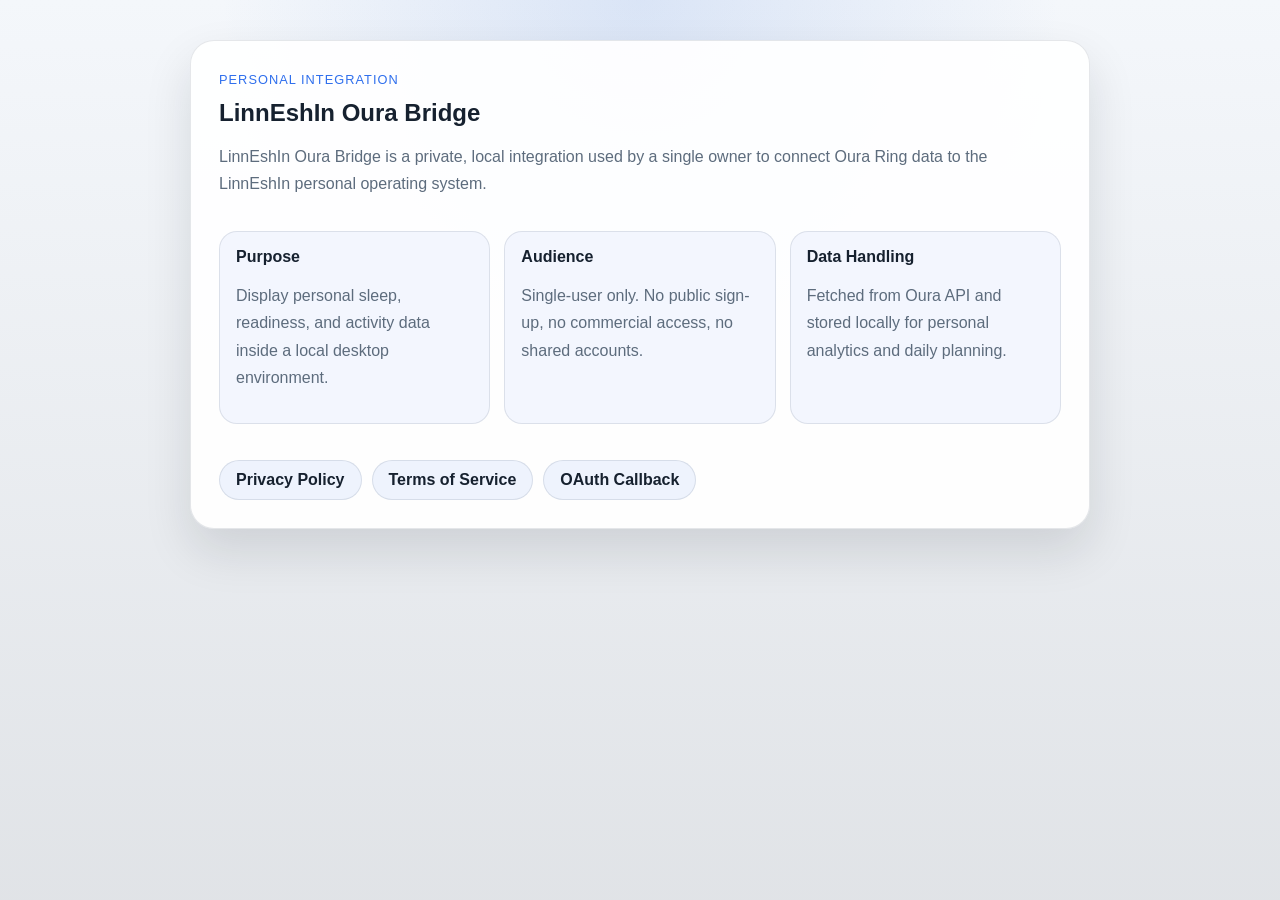
<file: index.html>
<!doctype html>
<html lang="en">
  <head>
    <meta charset="utf-8" />
    <meta name="viewport" content="width=device-width, initial-scale=1" />
    <title>LinnEshIn Oura Bridge</title>
    <link rel="stylesheet" href="./styles.css" />
  </head>
  <body>
    <main class="page">
      <section class="panel stack">
        <div>
          <p class="eyebrow">Personal Integration</p>
          <h1>LinnEshIn Oura Bridge</h1>
          <p>
            LinnEshIn Oura Bridge is a private, local integration used by a single owner to
            connect Oura Ring data to the LinnEshIn personal operating system.
          </p>
        </div>

        <div class="meta-grid">
          <article class="meta-card">
            <strong>Purpose</strong>
            <p>Display personal sleep, readiness, and activity data inside a local desktop environment.</p>
          </article>
          <article class="meta-card">
            <strong>Audience</strong>
            <p>Single-user only. No public sign-up, no commercial access, no shared accounts.</p>
          </article>
          <article class="meta-card">
            <strong>Data Handling</strong>
            <p>Fetched from Oura API and stored locally for personal analytics and daily planning.</p>
          </article>
        </div>

        <nav class="nav">
          <a href="./privacy.html">Privacy Policy</a>
          <a href="./terms.html">Terms of Service</a>
          <a href="./callback.html">OAuth Callback</a>
        </nav>
      </section>
    </main>
  </body>
  </html>
</file>
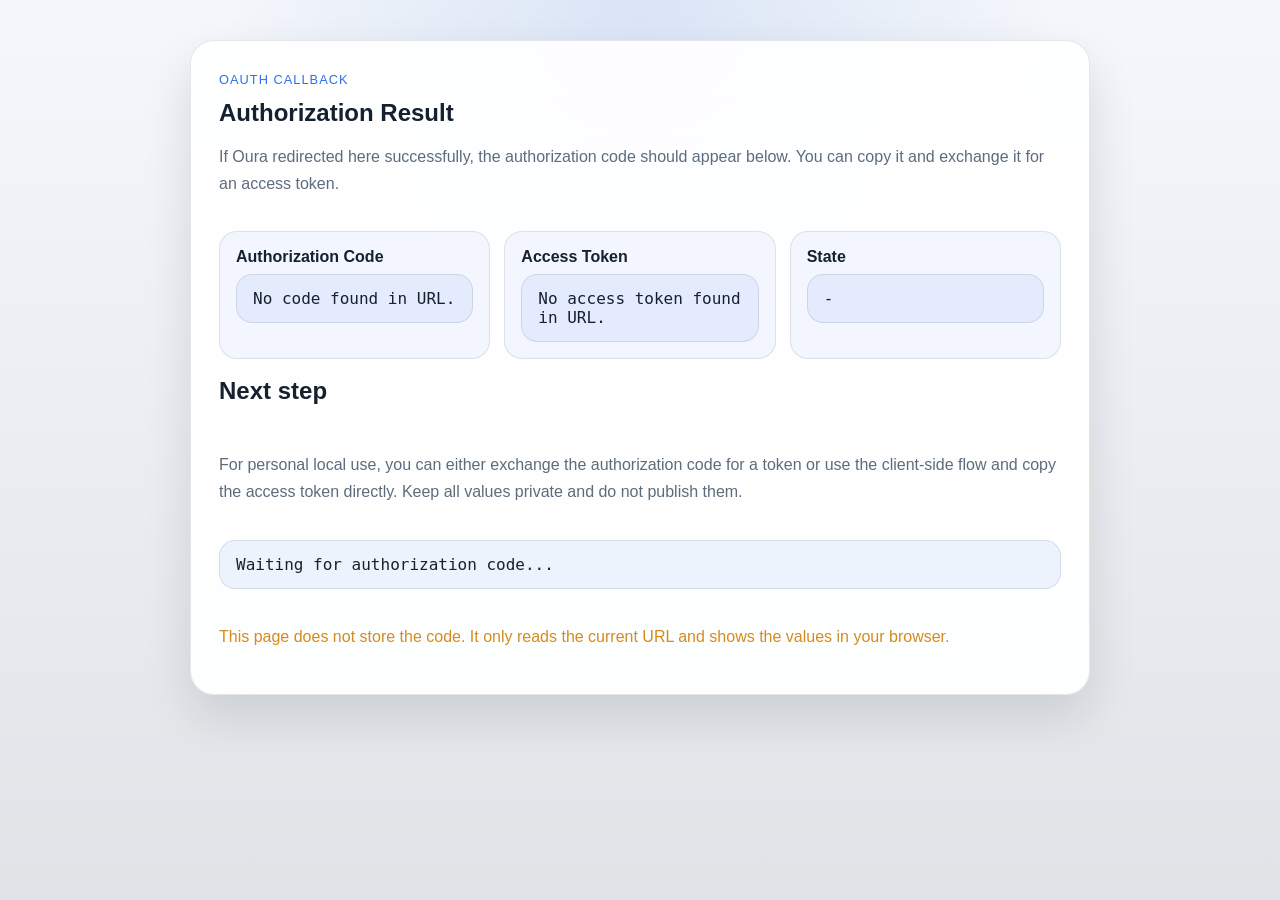
<file: callback.html>
<!doctype html>
<html lang="en">
  <head>
    <meta charset="utf-8" />
    <meta name="viewport" content="width=device-width, initial-scale=1" />
    <title>OAuth Callback | LinnEshIn Oura Bridge</title>
    <link rel="stylesheet" href="./styles.css" />
  </head>
  <body>
    <main class="page">
      <section class="panel stack">
        <div>
          <p class="eyebrow">OAuth Callback</p>
          <h1>Authorization Result</h1>
          <p>
            If Oura redirected here successfully, the authorization code should appear below. You
            can copy it and exchange it for an access token.
          </p>
        </div>

        <div class="meta-grid">
          <article class="meta-card">
            <strong>Authorization Code</strong>
            <div id="code" class="code-block">No code found in URL.</div>
          </article>
          <article class="meta-card">
            <strong>Access Token</strong>
            <div id="access-token" class="code-block">No access token found in URL.</div>
          </article>
          <article class="meta-card">
            <strong>State</strong>
            <div id="state" class="code-block">-</div>
          </article>
        </div>

        <div class="stack">
          <h2>Next step</h2>
          <p>
            For personal local use, you can either exchange the authorization code for a token or
            use the client-side flow and copy the access token directly. Keep all values private and
            do not publish them.
          </p>
          <div id="token-example" class="code-block">Waiting for authorization code...</div>
        </div>

        <p class="status-warn">
          This page does not store the code. It only reads the current URL and shows the values in
          your browser.
        </p>
      </section>
    </main>

    <script>
      const params = new URLSearchParams(window.location.search);
      const hashParams = new URLSearchParams(window.location.hash.replace(/^#/, ''));
      const code = params.get('code');
      const state = params.get('state');
      const accessToken = hashParams.get('access_token');
      const expiresIn = hashParams.get('expires_in');
      const scope = hashParams.get('scope');

      document.getElementById('code').textContent = code || 'No code found in URL.';
      document.getElementById('state').textContent = state || '-';
      document.getElementById('access-token').textContent = accessToken || 'No access token found in URL.';

      if (accessToken) {
        document.getElementById('token-example').textContent =
          `Copy this access token into your local file:\n\n` +
          `${accessToken}\n\n` +
          `expires_in=${expiresIn || '-'}\n` +
          `scope=${scope || '-'}`;
      } else if (code) {
        document.getElementById('token-example').textContent =
          `curl -X POST https://api.ouraring.com/oauth/token \\\n` +
          `  -d grant_type=authorization_code \\\n` +
          `  -d code=${code} \\\n` +
          `  -d redirect_uri=YOUR_CALLBACK_URL \\\n` +
          `  -d client_id=YOUR_CLIENT_ID \\\n` +
          `  -d client_secret=YOUR_CLIENT_SECRET`;
      }
    </script>
  </body>
  </html>
</file>
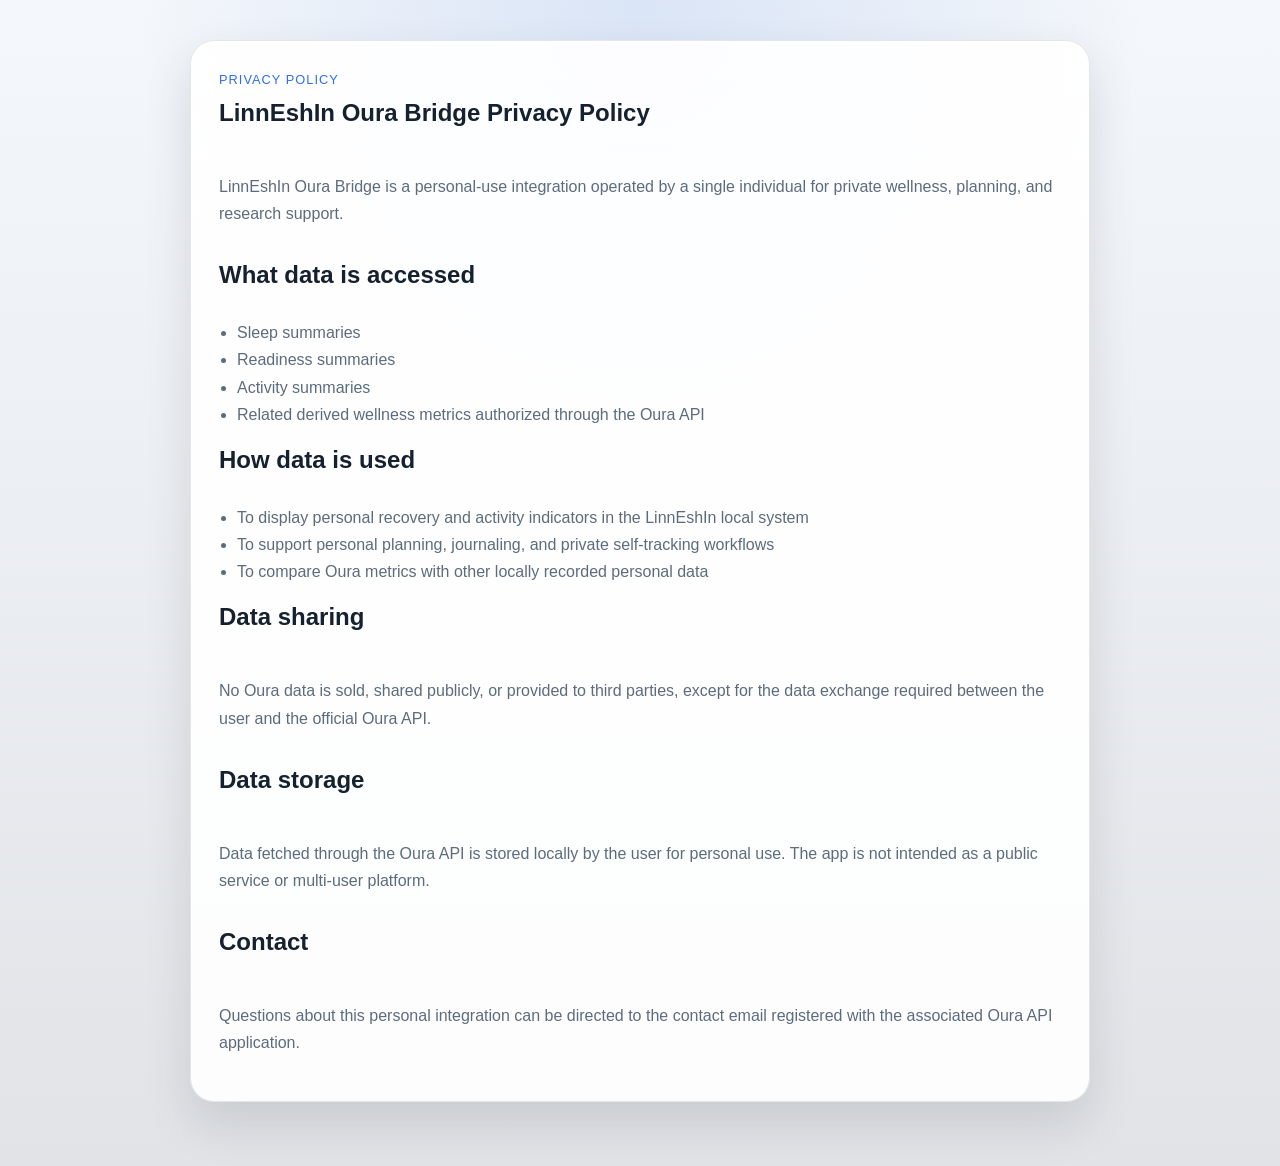
<file: privacy.html>
<!doctype html>
<html lang="en">
  <head>
    <meta charset="utf-8" />
    <meta name="viewport" content="width=device-width, initial-scale=1" />
    <title>Privacy Policy | LinnEshIn Oura Bridge</title>
    <link rel="stylesheet" href="./styles.css" />
  </head>
  <body>
    <main class="page">
      <section class="panel stack">
        <div>
          <p class="eyebrow">Privacy Policy</p>
          <h1>LinnEshIn Oura Bridge Privacy Policy</h1>
        </div>

        <p>
          LinnEshIn Oura Bridge is a personal-use integration operated by a single individual for
          private wellness, planning, and research support.
        </p>

        <h2>What data is accessed</h2>
        <ul>
          <li>Sleep summaries</li>
          <li>Readiness summaries</li>
          <li>Activity summaries</li>
          <li>Related derived wellness metrics authorized through the Oura API</li>
        </ul>

        <h2>How data is used</h2>
        <ul>
          <li>To display personal recovery and activity indicators in the LinnEshIn local system</li>
          <li>To support personal planning, journaling, and private self-tracking workflows</li>
          <li>To compare Oura metrics with other locally recorded personal data</li>
        </ul>

        <h2>Data sharing</h2>
        <p>
          No Oura data is sold, shared publicly, or provided to third parties, except for the data
          exchange required between the user and the official Oura API.
        </p>

        <h2>Data storage</h2>
        <p>
          Data fetched through the Oura API is stored locally by the user for personal use. The app
          is not intended as a public service or multi-user platform.
        </p>

        <h2>Contact</h2>
        <p>
          Questions about this personal integration can be directed to the contact email registered
          with the associated Oura API application.
        </p>
      </section>
    </main>
  </body>
  </html>
</file>
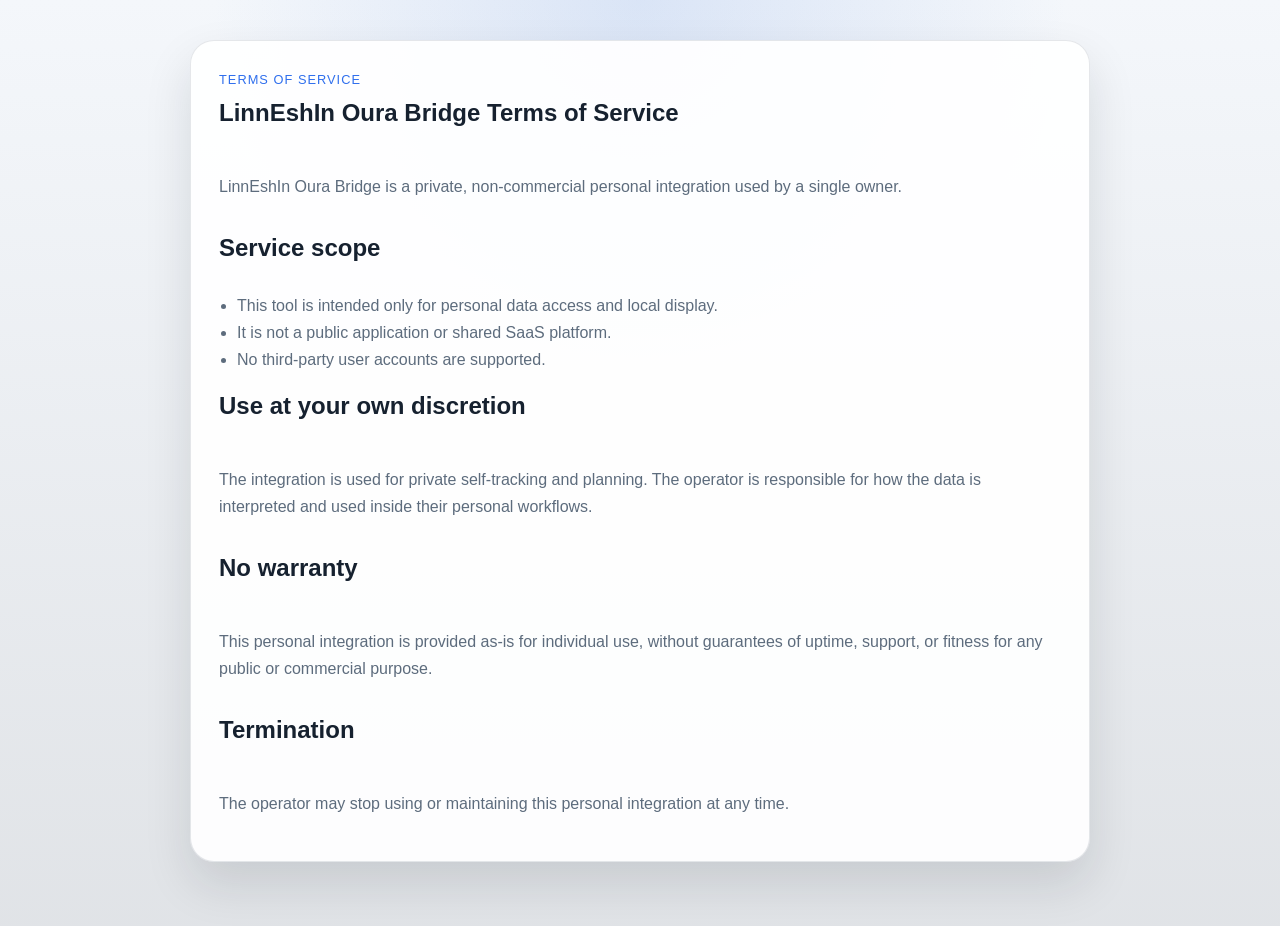
<file: terms.html>
<!doctype html>
<html lang="en">
  <head>
    <meta charset="utf-8" />
    <meta name="viewport" content="width=device-width, initial-scale=1" />
    <title>Terms of Service | LinnEshIn Oura Bridge</title>
    <link rel="stylesheet" href="./styles.css" />
  </head>
  <body>
    <main class="page">
      <section class="panel stack">
        <div>
          <p class="eyebrow">Terms of Service</p>
          <h1>LinnEshIn Oura Bridge Terms of Service</h1>
        </div>

        <p>
          LinnEshIn Oura Bridge is a private, non-commercial personal integration used by a single
          owner.
        </p>

        <h2>Service scope</h2>
        <ul>
          <li>This tool is intended only for personal data access and local display.</li>
          <li>It is not a public application or shared SaaS platform.</li>
          <li>No third-party user accounts are supported.</li>
        </ul>

        <h2>Use at your own discretion</h2>
        <p>
          The integration is used for private self-tracking and planning. The operator is
          responsible for how the data is interpreted and used inside their personal workflows.
        </p>

        <h2>No warranty</h2>
        <p>
          This personal integration is provided as-is for individual use, without guarantees of
          uptime, support, or fitness for any public or commercial purpose.
        </p>

        <h2>Termination</h2>
        <p>
          The operator may stop using or maintaining this personal integration at any time.
        </p>
      </section>
    </main>
  </body>
  </html>
</file>
<file: styles.css>
:root {
  color-scheme: light dark;
  --bg: #f4f7fb;
  --panel: rgba(255, 255, 255, 0.92);
  --text: #16212f;
  --muted: #5d6c7d;
  --accent: #2f6fed;
  --border: rgba(41, 62, 87, 0.12);
  --code-bg: rgba(47, 111, 237, 0.08);
}

@media (prefers-color-scheme: dark) {
  :root {
    --bg: #0f1722;
    --panel: rgba(19, 28, 41, 0.94);
    --text: #eef4ff;
    --muted: #b3c1d1;
    --accent: #7cb2ff;
    --border: rgba(158, 187, 224, 0.18);
    --code-bg: rgba(124, 178, 255, 0.12);
  }
}

* {
  box-sizing: border-box;
}

body {
  margin: 0;
  font-family: "Pretendard Variable", "Apple SD Gothic Neo", -apple-system, BlinkMacSystemFont, sans-serif;
  color: var(--text);
  background:
    radial-gradient(circle at top, rgba(99, 145, 225, 0.18), transparent 38%),
    linear-gradient(180deg, var(--bg) 0%, color-mix(in srgb, var(--bg) 92%, black 8%) 100%);
  min-height: 100vh;
}

.page {
  width: min(900px, calc(100vw - 32px));
  margin: 0 auto;
  padding: 40px 0 64px;
}

.panel {
  background: var(--panel);
  border: 1px solid var(--border);
  border-radius: 24px;
  padding: 28px;
  box-shadow: 0 22px 48px rgba(15, 23, 34, 0.12);
}

.stack {
  display: grid;
  gap: 18px;
}

.eyebrow {
  margin: 0 0 8px;
  font-size: 0.8rem;
  letter-spacing: 0.08em;
  text-transform: uppercase;
  color: var(--accent);
}

h1,
h2 {
  margin: 0 0 12px;
}

p,
li {
  color: var(--muted);
  line-height: 1.7;
}

ul {
  margin: 0;
  padding-left: 18px;
}

.nav {
  display: flex;
  flex-wrap: wrap;
  gap: 10px;
  margin-top: 18px;
}

.nav a,
.button-link {
  display: inline-flex;
  align-items: center;
  justify-content: center;
  min-height: 40px;
  padding: 0 16px;
  border-radius: 999px;
  border: 1px solid var(--border);
  text-decoration: none;
  color: var(--text);
  background: color-mix(in srgb, var(--panel) 92%, var(--accent) 8%);
  font-weight: 600;
}

.code-block,
code {
  font-family: "SFMono-Regular", "Menlo", monospace;
}

.code-block {
  display: block;
  width: 100%;
  padding: 14px 16px;
  border-radius: 16px;
  background: var(--code-bg);
  border: 1px solid var(--border);
  overflow-x: auto;
  color: var(--text);
  white-space: pre-wrap;
  word-break: break-word;
}

.meta-grid {
  display: grid;
  gap: 14px;
  grid-template-columns: repeat(auto-fit, minmax(180px, 1fr));
}

.meta-card {
  background: color-mix(in srgb, var(--panel) 94%, var(--accent) 6%);
  border: 1px solid var(--border);
  border-radius: 18px;
  padding: 16px;
}

.meta-card strong {
  display: block;
  margin-bottom: 8px;
}

.status-ok {
  color: #2a9d5b;
}

.status-warn {
  color: #d48b1f;
}
</file>
